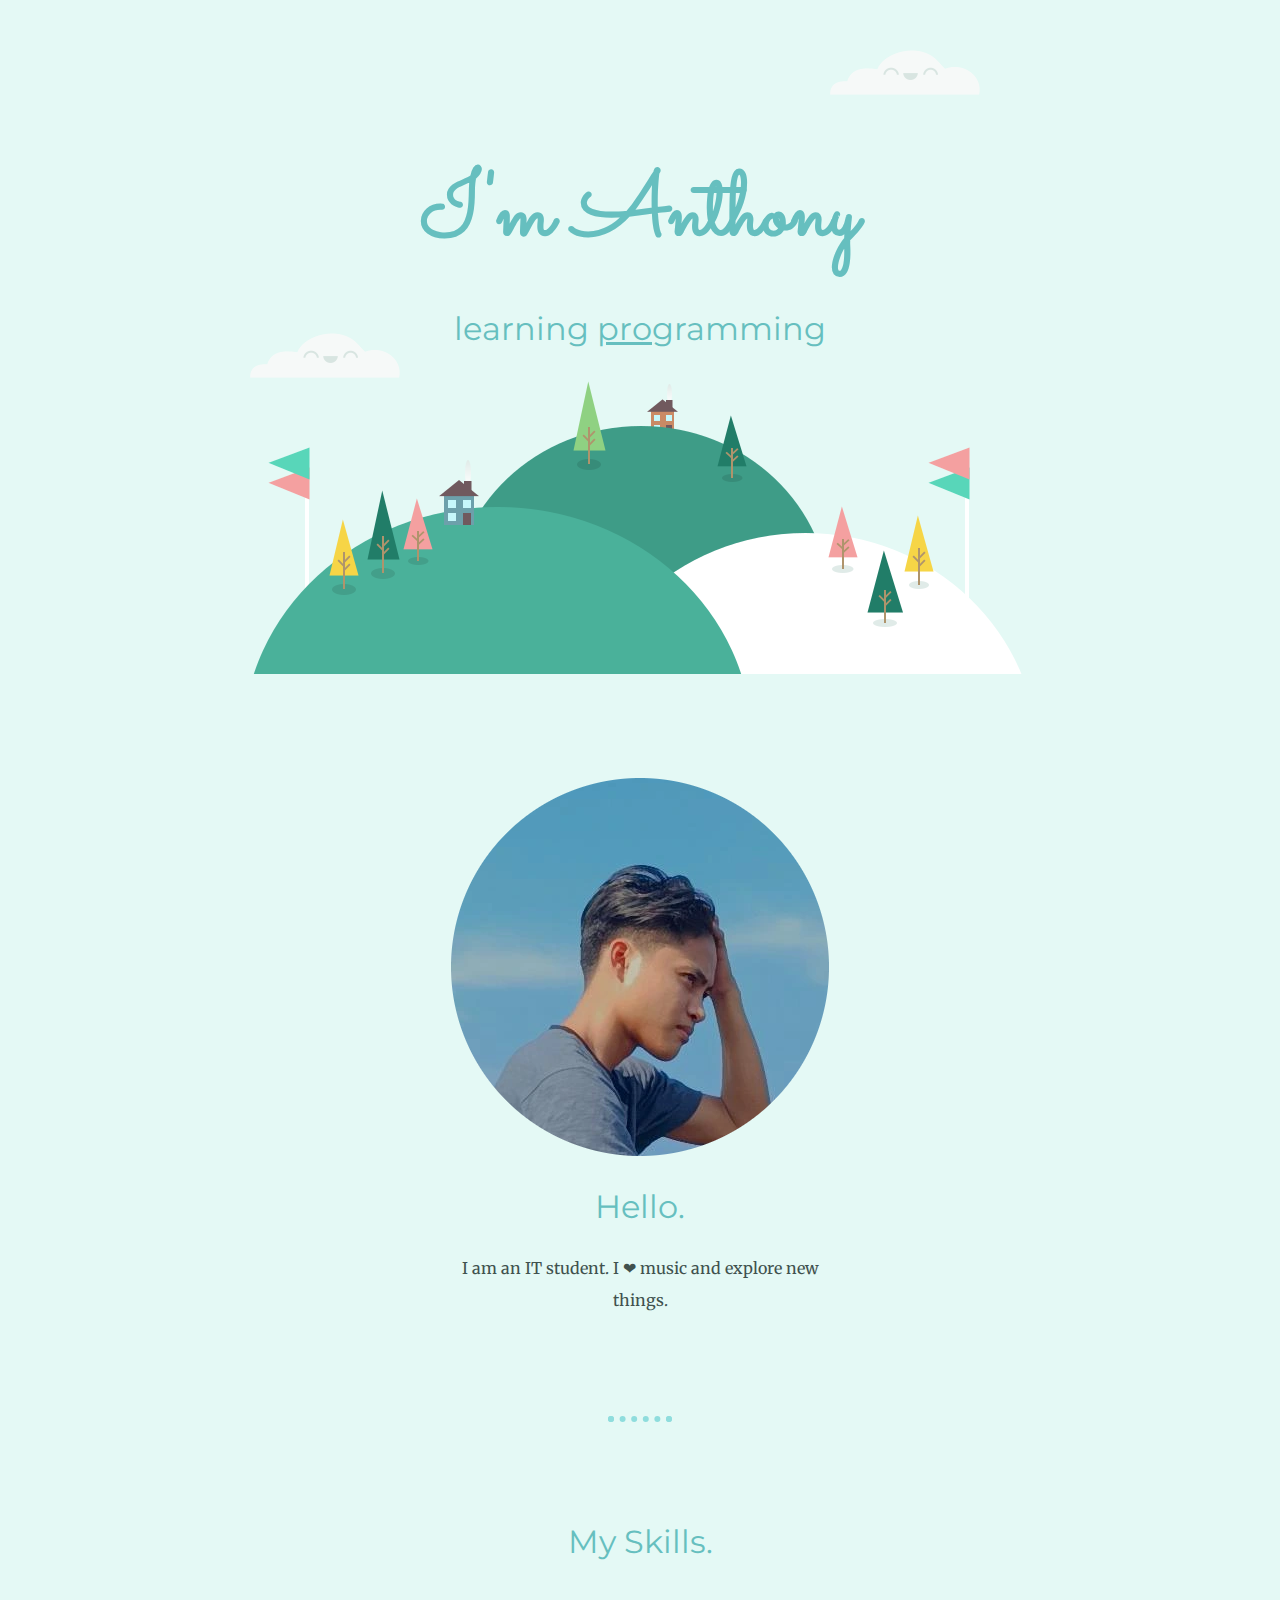
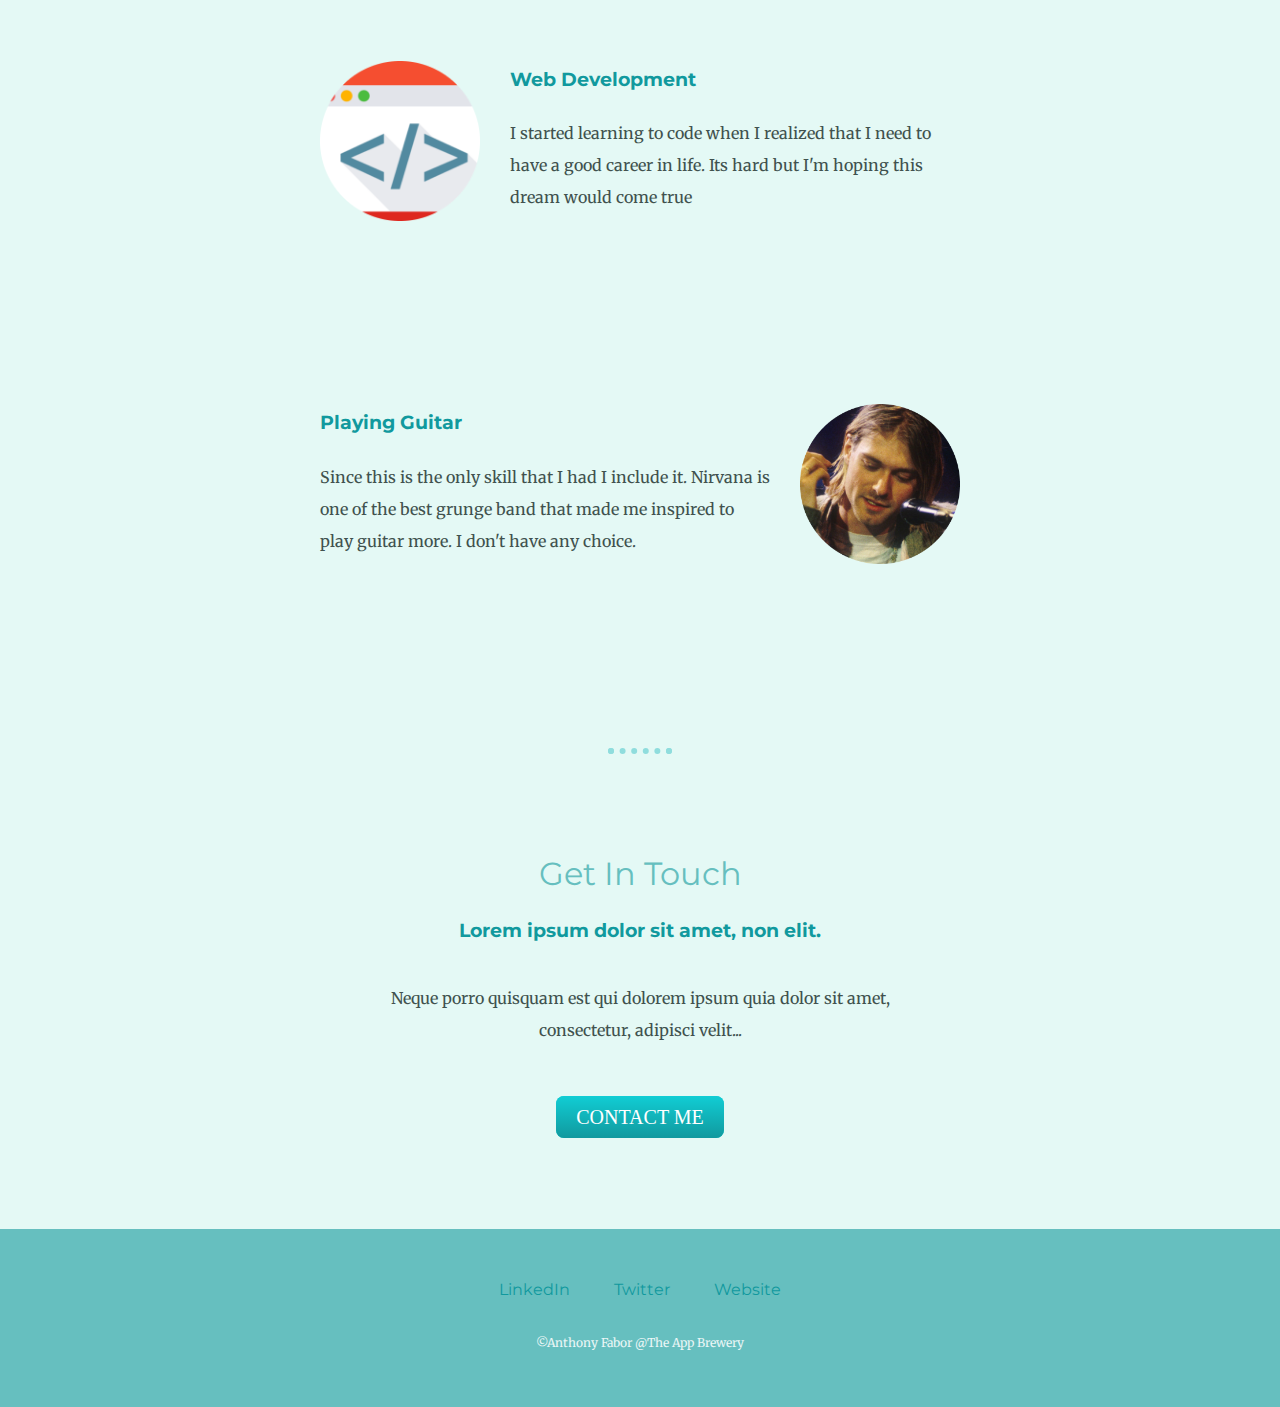
<file: index.html>
<!DOCTYPE html>
<html lang="en">
<head>
    <meta charset="UTF-8">
    <meta http-equiv="X-UA-Compatible" content="IE=edge">
    <meta name="viewport" content="width=device-width, initial-scale=1.0">
    <title>Mark Anthony Fabor</title>
    <link rel="stylesheet" href="css/styles.css">
    <link rel="icon" href="favicon (5).ico">
    <link rel="preconnect" href="https://fonts.googleapis.com">
<link rel="preconnect" href="https://fonts.gstatic.com" crossorigin>
<link href="https://fonts.googleapis.com/css2?family=Merriweather&family=Montserrat:ital@1&family=Sacramento&display=swap" rel="stylesheet">
</head>
<body>
    <div class="top-container">
    <img class="top-cloud" src="images/cloud.png" alt="cloud-img">
    <h1>I'm Anthony</h1>
    <h2>learning <span class="pro">pro</span>gramming</h2>
    <img class="bottom-cloud" src="images/cloud.png" alt="cloud-img">
    <img class="mountain" src="images/land.png" alt="mountain-img">
    </div> 
    <div class="middle-container">
        <div class="profile">
           <img src="images/IMG_20211222_100252_724-modified.png" alt="">
           <h2>Hello.</h2>
           <p class="intro">I am an IT student. I ❤ music and explore new things.</p>
        </div>
        <hr>
        <div class="skills">
           <h2>My Skills.</h2>
           <div class="skill-row">
               <img class="code-img" src="images/669948_html_code_coding_programming_web_icon (1)-modified.png" alt="">
               <h3> Web Development</h3>
               <p> I started learning to code when I realized that I need to have a good career in life. Its hard but I'm hoping this dream would come true</p>
               </div>
           <div class="skill-row">
               <img class="rock-img" src="images/Kurt-Cobain-performs-for-MTV-Unplugged-modified-modified-modified-modified-modified.png" alt="">
               <h3> Playing Guitar</h3>
               <p>Since this is the only skill that I had I include it. Nirvana is one of the best grunge band that made me inspired to play guitar more. I don't have any choice.</p>
               </div>
           </div>
        
        <hr>
        <div class="contact-me">
           <h2>Get In Touch</h2>
           <h3>Lorem ipsum dolor sit amet, non elit.</h3>
           <p class="contact-message">Neque porro quisquam est qui dolorem ipsum quia dolor sit amet, consectetur, adipisci velit...</p>
           <a class="btn" href="mailto:markanthonyfabor99@gmail.com">CONTACT ME</a>
        </div>
   </div>
   
   <div class="bottom-container">
       <a class="footer-link" href="https://www.linkedin.com">LinkedIn</a>
       <a class="footer-link" href="https://twitter.com/">Twitter</a>
       <a class="footer-link" href="https://appbrewery.com/">Website</a>
       <p class="copyright">©Anthony Fabor @The App Brewery</p>
   </div>


</body>
</html>
</file>
<file: css/styles.css>
body{  
   color: #40514E;
   margin: 0;
   text-align: center;
   font-family: 'Merriweather', serif;
   background-color: #E4F9F5;

}


/**Text**/

h1{
   font-size: 5.625rem;
   margin: 50px auto 0 auto;
   font-family: 'Sacramento', cursive;
   /**line-height: 2;**/
   color: #66BFBF;
} 
h2{
   font-family: 'Montserrat', sans-serif;
   font-size: 2rem;
   font-weight: normal;
   color:#66BFBF;

   

}
h3{
   font-family: 'Montserrat', sans-serif;
   color: #11999E;
}

hr{
   border: dotted #8fdddd 6px;
   border-bottom: none;
   width: 4%;
   margin: 100px auto;
}
.pro{
   text-decoration: underline;
}
.intro{
   width: 30%;
   margin: auto;
}
.contact-message{
   width: 40%;
   margin: 40px auto 60px;
}

p{
   line-height: 2;
}
a{
   color: #11999E;
   font-family: 'Montserrat', sans-serif;
   margin: 10px 20px;
   text-decoration: none;
}
a:hover{
   color: #EAF6F6;
}

/**Images**/

.bottom-cloud{
   position: absolute;
   left: 250px;
   bottom: 300px;

}
.top-cloud{
   position: absolute;
   right: 300px;
   top: 50px; 

}

.code-img{
   width: 25%;
   float: left;
   margin-right: 30px;
}
.rock-img{
   width: 25%;
   float: right;
   margin-left: 30px;
}


/**Container**/

.top-container{
   background-color: #E4F9F5;
   position: relative;
   padding-top: 100px;
   /**height: 500px;
   width: 200px;
   border:solid 10px;
   padding: 20px;**/
   
}

.middle-container{
  margin: 100px 0;
  background-color: #E4F9F5;
  

}
.bottom-container{
   background-color: #66BFBF;
   padding: 50px 0 20px;
  

}
.footer-link{
   color:#11999E;
}
.skill-row{
   width: 50%;
   margin: 100px auto 100px auto;
   text-align: left;
   line-height: 2;
   padding-bottom: 75px;
   
}

.btn {
   background:  #11cdd4;
   background-image: -webkit-linear-gradient(top,  #11cdd4, #11999e);
   background-image: -moz-linear-gradient(top,  #11cdd4, #11999e);
   background-image: -ms-linear-gradient(top,  #11cdd4, #11999e);
   background-image: -o-linear-gradient(top,  #11cdd4, #11999e);
   background-image: linear-gradient(to bottom,  #11cdd4, #11999e);
   -webkit-border-radius: 8;
   -moz-border-radius: 8;
   border-radius: 8px;
   font-family: Georgia;
   color: #ffffff;
   font-size: 20px;
   padding: 10px 20px 10px 20px;
   text-decoration: none;
 }
 
 .btn:hover {
   background: #30e3cb;
   background-image: -webkit-linear-gradient(top, #30e3cb, #30e3cb);
   background-image: -moz-linear-gradient(top, #30e3cb, #30e3cb);
   background-image: -ms-linear-gradient(top, #30e3cb, #30e3cb);
   background-image: -o-linear-gradient(top, #30e3cb, #30e3cb);
   background-image: linear-gradient(to bottom, #30e3cb, #30e3cb);
   text-decoration: none;
 }
.copyright{
   color:#EAF6F6;
   font-size: 0.75rem;
   padding: 20px 0;
}
</file>
